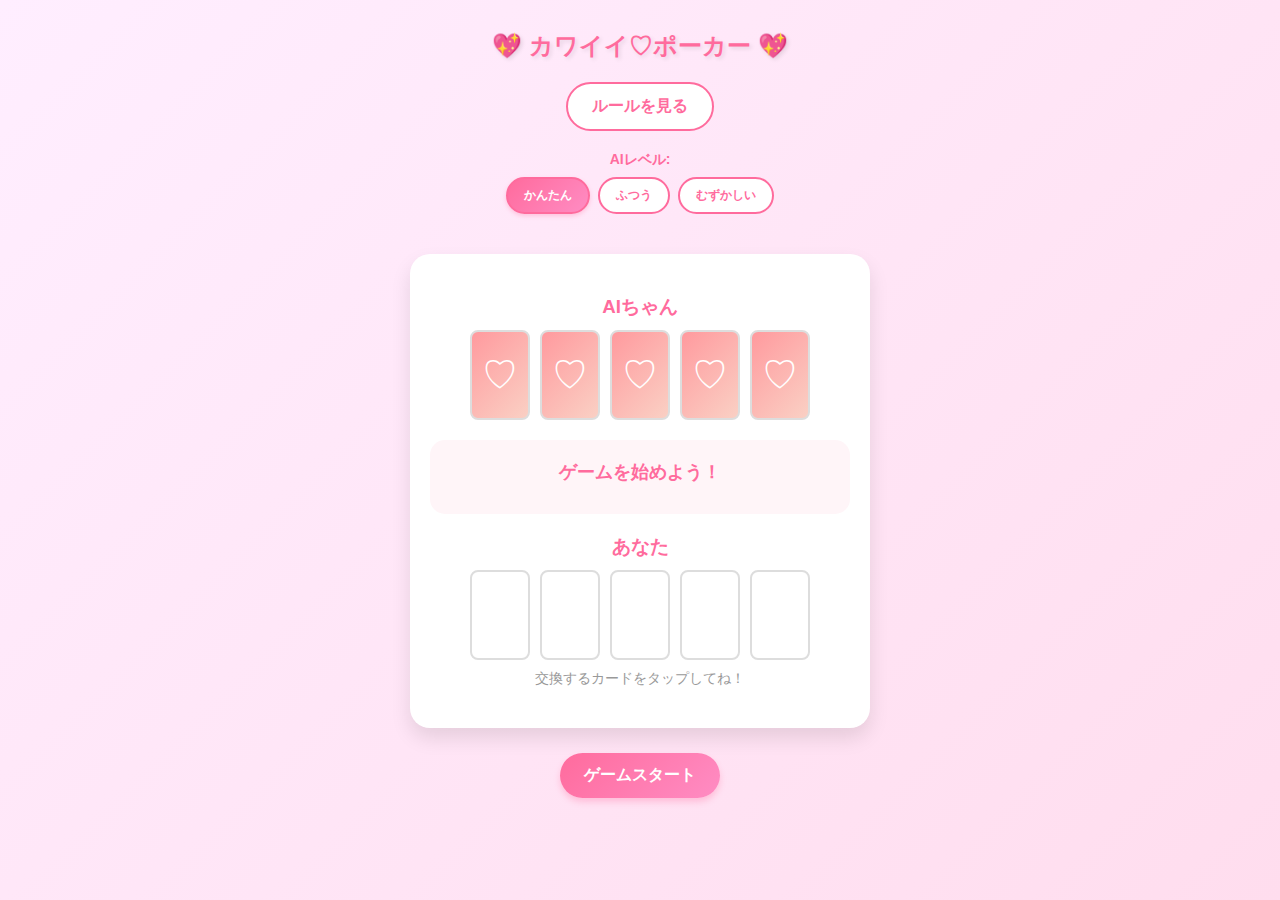
<file: index.html>
<!DOCTYPE html>
<html lang="ja">
<head>
    <meta charset="UTF-8">
    <meta name="viewport" content="width=device-width, initial-scale=1.0">
    <title>カワイイ♡ポーカー</title>
    <link rel="stylesheet" href="styles.css">
</head>
<body>
    <div class="container">
        <header>
            <h1>💖 カワイイ♡ポーカー 💖</h1>
            <div class="header-controls">
                <button id="rules-btn" class="btn-secondary">ルールを見る</button>
                <div class="ai-level-selector">
                    <label>AIレベル:</label>
                    <div class="level-buttons">
                        <button class="level-btn active" data-level="easy">かんたん</button>
                        <button class="level-btn" data-level="normal">ふつう</button>
                        <button class="level-btn" data-level="hard">むずかしい</button>
                    </div>
                </div>
            </div>
        </header>

        <div id="rules-modal" class="modal">
            <div class="modal-content">
                <span class="close">&times;</span>
                <h2>ポーカーのルール</h2>
                <div class="rules-content">
                    <h3>基本ルール</h3>
                    <p>5枚のカードで役を作るゲームです。強い役を作った人が勝ち！</p>
                    
                    <h3>役の強さ（弱い→強い）</h3>
                    <ul class="hand-list">
                        <li><strong>ハイカード</strong>: 何も揃ってない</li>
                        <li><strong>ワンペア</strong>: 同じ数字が2枚</li>
                        <li><strong>ツーペア</strong>: ペアが2組</li>
                        <li><strong>スリーカード</strong>: 同じ数字が3枚</li>
                        <li><strong>ストレート</strong>: 連続する5枚</li>
                        <li><strong>フラッシュ</strong>: 同じマークが5枚</li>
                        <li><strong>フルハウス</strong>: スリーカード＋ペア</li>
                        <li><strong>フォーカード</strong>: 同じ数字が4枚</li>
                        <li><strong>ストレートフラッシュ</strong>: 連続＋同じマーク</li>
                        <li><strong>ロイヤルフラッシュ</strong>: 10〜Aの連続＋同じマーク</li>
                    </ul>
                </div>
            </div>
        </div>

        <main>
            <div class="game-area">
                <div class="opponent-area">
                    <h3>AIちゃん</h3>
                    <div class="cards opponent-cards">
                        <div class="card back"></div>
                        <div class="card back"></div>
                        <div class="card back"></div>
                        <div class="card back"></div>
                        <div class="card back"></div>
                    </div>
                </div>

                <div class="game-info">
                    <div id="game-message" class="message">ゲームを始めよう！</div>
                    <div id="hand-rank" class="hand-rank"></div>
                </div>

                <div class="player-area">
                    <h3>あなた</h3>
                    <div class="cards player-cards">
                        <div class="card" data-index="0"></div>
                        <div class="card" data-index="1"></div>
                        <div class="card" data-index="2"></div>
                        <div class="card" data-index="3"></div>
                        <div class="card" data-index="4"></div>
                    </div>
                    <div class="selected-info">交換するカードをタップしてね！</div>
                </div>
            </div>

            <div class="controls">
                <button id="start-btn" class="btn-primary">ゲームスタート</button>
                <button id="change-btn" class="btn-primary" style="display: none;">カードを交換する</button>
                <button id="stand-btn" class="btn-secondary" style="display: none;">このままで勝負！</button>
            </div>
        </main>
    </div>

    <script src="script.js"></script>
</body>
</html>
</file>
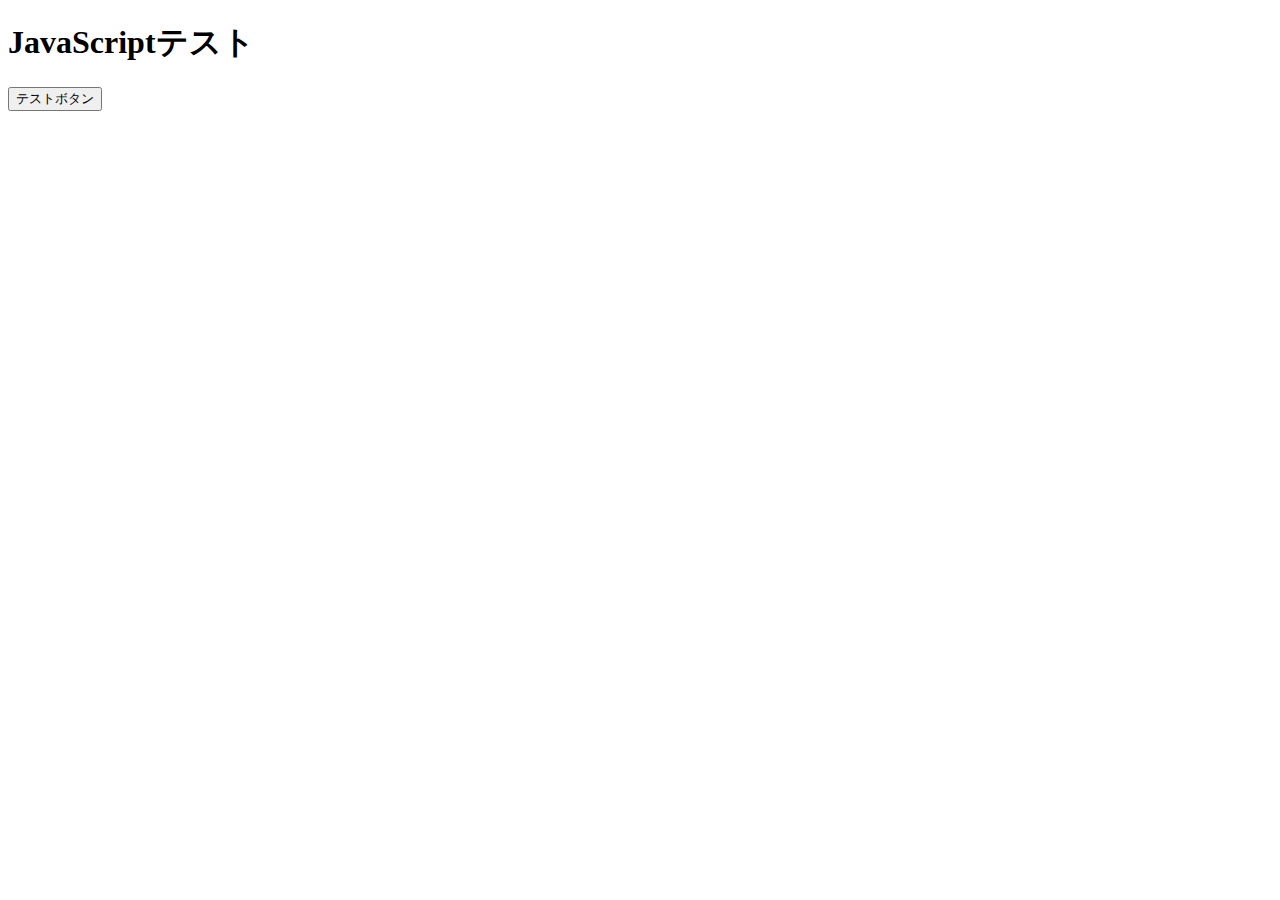
<file: test.html>
<!DOCTYPE html>
<html lang="ja">
<head>
    <meta charset="UTF-8">
    <title>テスト</title>
</head>
<body>
    <h1>JavaScriptテスト</h1>
    <button id="test-btn">テストボタン</button>
    <script>
        console.log('Inline script loaded');
        document.addEventListener('DOMContentLoaded', () => {
            console.log('DOM loaded in test');
            const btn = document.getElementById('test-btn');
            console.log('Test button found:', !!btn);
            if (btn) {
                btn.addEventListener('click', () => {
                    console.log('Test button clicked');
                    alert('ボタンがクリックされました！');
                });
            }
        });
    </script>
</body>
</html>
</file>
<file: styles.css>
* {
    margin: 0;
    padding: 0;
    box-sizing: border-box;
}

body {
    font-family: -apple-system, BlinkMacSystemFont, 'Segoe UI', Roboto, sans-serif;
    background: linear-gradient(135deg, #ffeeff 0%, #ffddee 100%);
    min-height: 100vh;
    color: #333;
}

.container {
    max-width: 480px;
    margin: 0 auto;
    padding: 10px;
}

header {
    text-align: center;
    padding: 20px 0;
}

h1 {
    font-size: 24px;
    color: #ff6b9d;
    text-shadow: 2px 2px 4px rgba(0,0,0,0.1);
    margin-bottom: 15px;
}

.header-controls {
    display: flex;
    flex-direction: column;
    align-items: center;
    gap: 15px;
}

.ai-level-selector {
    display: flex;
    flex-direction: column;
    align-items: center;
    gap: 8px;
}

.ai-level-selector label {
    color: #ff6b9d;
    font-weight: bold;
    font-size: 14px;
}

.level-buttons {
    display: flex;
    gap: 8px;
}

.level-btn {
    padding: 8px 16px;
    border: 2px solid #ff6b9d;
    border-radius: 20px;
    background: white;
    color: #ff6b9d;
    font-size: 12px;
    font-weight: bold;
    cursor: pointer;
    transition: all 0.2s;
}

.level-btn.active {
    background: linear-gradient(135deg, #ff6b9d 0%, #ff8cc3 100%);
    color: white;
    box-shadow: 0 2px 4px rgba(255,107,157,0.3);
}

.level-btn:hover {
    transform: translateY(-1px);
    box-shadow: 0 3px 6px rgba(255,107,157,0.3);
}

.btn-primary, .btn-secondary {
    padding: 12px 24px;
    border: none;
    border-radius: 25px;
    font-size: 16px;
    font-weight: bold;
    cursor: pointer;
    transition: transform 0.2s, box-shadow 0.2s;
    margin: 5px;
}

.btn-primary {
    background: linear-gradient(135deg, #ff6b9d 0%, #ff8cc3 100%);
    color: white;
    box-shadow: 0 4px 6px rgba(255,107,157,0.3);
}

.btn-primary:hover {
    transform: translateY(-2px);
    box-shadow: 0 6px 8px rgba(255,107,157,0.4);
}

.btn-secondary {
    background: white;
    color: #ff6b9d;
    border: 2px solid #ff6b9d;
}

.btn-secondary:hover {
    background: #fff0f5;
}

.game-area {
    background: white;
    border-radius: 20px;
    padding: 20px;
    box-shadow: 0 10px 20px rgba(0,0,0,0.1);
    margin: 20px 0;
}

.opponent-area, .player-area {
    text-align: center;
    margin: 20px 0;
}

h3 {
    color: #ff6b9d;
    margin-bottom: 10px;
}

.cards {
    display: flex;
    justify-content: center;
    gap: 10px;
    margin: 10px 0;
}

.card {
    width: 60px;
    height: 90px;
    background: white;
    border: 2px solid #ddd;
    border-radius: 8px;
    display: flex;
    align-items: center;
    justify-content: center;
    font-size: 24px;
    cursor: pointer;
    transition: transform 0.2s, box-shadow 0.2s;
    position: relative;
    opacity: 1;
    transform: translateY(0);
}

.card.dealing {
    opacity: 0;
    transform: translateY(-200px) scale(0.8);
    transition: all 0.8s cubic-bezier(0.175, 0.885, 0.32, 1.275);
}

.card.dealing.animate-in {
    opacity: 1;
    transform: translateY(0) scale(1);
}

.card.dealing-from-deck {
    opacity: 0;
    transform: translateX(-300px) translateY(-100px) scale(0.5) rotate(180deg);
    transition: all 1s cubic-bezier(0.175, 0.885, 0.32, 1.275);
}

.card.dealing-from-deck.animate-in {
    opacity: 1;
    transform: translateX(0) translateY(0) scale(1) rotate(0deg);
}

.card.back {
    background: linear-gradient(135deg, #ff9a9e 0%, #fad0c4 100%);
    cursor: default;
}

.card.back::after {
    content: '♡';
    font-size: 36px;
    color: white;
}

.card.selected {
    transform: translateY(-10px);
    box-shadow: 0 5px 15px rgba(255,107,157,0.5);
    border-color: #ff6b9d;
}

.card.spade::before {
    content: '♠';
    color: #333;
    position: absolute;
    top: 5px;
    left: 5px;
    font-size: 16px;
}

.card.heart::before {
    content: '♥';
    color: #ff6b9d;
    position: absolute;
    top: 5px;
    left: 5px;
    font-size: 16px;
}

.card.diamond::before {
    content: '♦';
    color: #ff6b9d;
    position: absolute;
    top: 5px;
    left: 5px;
    font-size: 16px;
}

.card.club::before {
    content: '♣';
    color: #333;
    position: absolute;
    top: 5px;
    left: 5px;
    font-size: 16px;
}

.game-info {
    text-align: center;
    padding: 20px;
    background: #fff5f8;
    border-radius: 15px;
    margin: 20px 0;
}

.message {
    font-size: 18px;
    color: #ff6b9d;
    font-weight: bold;
    margin-bottom: 10px;
}

.hand-rank {
    font-size: 16px;
    color: #666;
}

.selected-info {
    font-size: 14px;
    color: #999;
    margin-top: 10px;
}

.controls {
    text-align: center;
    margin: 20px 0;
}

.modal {
    display: none;
    position: fixed;
    z-index: 1000;
    left: 0;
    top: 0;
    width: 100%;
    height: 100%;
    background-color: rgba(0,0,0,0.4);
    padding: 20px;
}

.modal-content {
    background-color: white;
    margin: auto;
    padding: 20px;
    border-radius: 20px;
    max-width: 400px;
    max-height: 80vh;
    overflow-y: auto;
    position: relative;
    top: 50%;
    transform: translateY(-50%);
}

.close {
    color: #aaa;
    float: right;
    font-size: 28px;
    font-weight: bold;
    cursor: pointer;
}

.close:hover {
    color: #ff6b9d;
}

.rules-content h3 {
    margin-top: 20px;
}

.hand-list {
    list-style: none;
    padding-left: 0;
}

.hand-list li {
    padding: 5px 0;
    border-bottom: 1px solid #eee;
}

@media (max-width: 480px) {
    .container {
        padding: 5px;
    }
    
    .card {
        width: 50px;
        height: 75px;
        font-size: 20px;
    }
    
    .cards {
        gap: 5px;
    }
    
    h1 {
        font-size: 20px;
    }
    
    .header-controls {
        gap: 10px;
    }
    
    .level-buttons {
        gap: 5px;
    }
    
    .level-btn {
        padding: 6px 12px;
        font-size: 11px;
    }
    
    .ai-level-selector label {
        font-size: 12px;
    }
}
</file>
